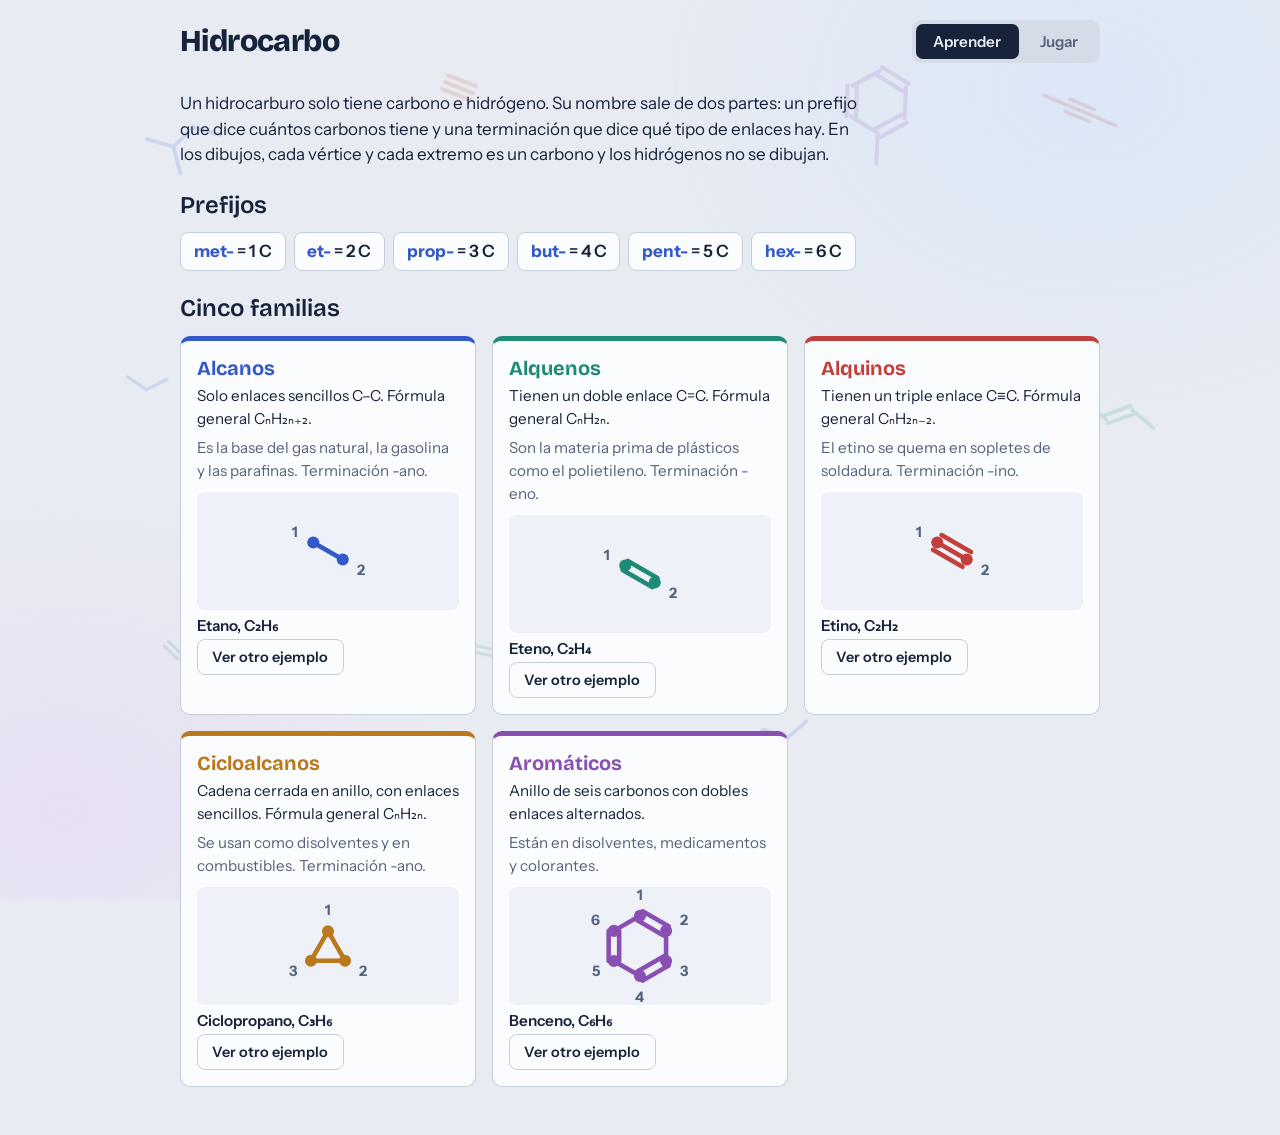
<file: index (2).html>
<!DOCTYPE html>
<html lang="es">
<head>
<meta charset="UTF-8">
<meta name="viewport" content="width=device-width, initial-scale=1">
<title>Hidrocarbo</title>
<link href="https://fonts.googleapis.com/css2?family=Bricolage+Grotesque:wght@600;800&family=Instrument+Sans:wght@400;600&display=swap" rel="stylesheet">
<link rel="stylesheet" href="styles.css">
</head>
<body>
<div class="bg" id="bg" aria-hidden="true"></div>
<header class="bar">
  <h1>Hidrocarbo</h1>
  <nav><button class="tab on" data-tab="learn">Aprender</button><button class="tab" data-tab="play">Jugar</button></nav>
</header>
<main>
<section id="learn">
  <p class="lead">Un hidrocarburo solo tiene carbono e hidrógeno. Su nombre sale de dos partes: un prefijo que dice cuántos carbonos tiene y una terminación que dice qué tipo de enlaces hay. En los dibujos, cada vértice y cada extremo es un carbono y los hidrógenos no se dibujan.</p>
  <h2>Prefijos</h2>
  <ul class="prefixes" id="prefixes"></ul>
  <h2>Cinco familias</h2>
  <div class="cards" id="fams"></div>
</section>

<section id="play" hidden>
  <div id="intro" class="panel">
    <h2>Reto de nomenclatura</h2>
    <ul>
      <li>Son 5 preguntas. En cada una verás la estructura ya dibujada y eliges su nombre.</li>
      <li>Cada acierto suma 10 puntos; con racha de 3 o más suma 15. La pista cuesta 5 puntos.</li>
      <li>Tu nota es sobre 5,0: cada acierto vale 1,0.</li>
      <li>Al final verás las respuestas correctas de todas las preguntas.</li>
    </ul>
    <p class="note">Si dudas, empieza por la pestaña Aprender. Atajos: teclas 1 a 5.</p>
    <button class="btn" id="startBtn">Empezar</button>
  </div>

  <div id="game" hidden>
    <div class="hud">
      <span class="chip" id="count">Pregunta 1 de 5</span>
      <span class="chip" id="streak">Racha 0</span>
      <span class="chip"><strong id="score">0</strong> puntos</span>
    </div>
    <ol class="track" id="track" aria-hidden="true"></ol>
    <div class="play">
      <figure class="stage" id="stage" style="margin:0">
        <svg viewBox="0 0 360 200" role="img" aria-label="Estructura de un hidrocarburo con sus carbonos numerados"><g id="g"></g></svg>
        <figcaption id="clue"></figcaption>
        <div class="toast" id="toast" aria-hidden="true"></div>
      </figure>
      <div>
        <h2 id="q"></h2>
        <div class="options" id="opts"></div>
        <div class="row"><button class="btn ghost" id="hintBtn">Pista (−5)</button><button class="btn" id="next" hidden>Siguiente</button></div>
        <div class="fb" id="fb" role="status"></div>
      </div>
    </div>
  </div>

  <div id="end" class="panel" hidden>
    <h2 id="endTitle"></h2>
    <p class="grade" id="grade"></p>
    <p id="endText"></p>
    <h3>Respuestas correctas</h3>
    <div class="answers" id="answers"></div>
    <p class="sign" id="sign">Te felicita<br><b>@ El profe Harold</b></p>
    <button class="btn" id="again">Jugar otra vez</button>
    <button class="btn ghost" id="toLearn" hidden>Repasar en Aprender</button>
  </div>
</section>
</main>
<div class="fx" id="fx" aria-hidden="true"></div>

<script src="script.js"></script>
</body>
</html>
</file>
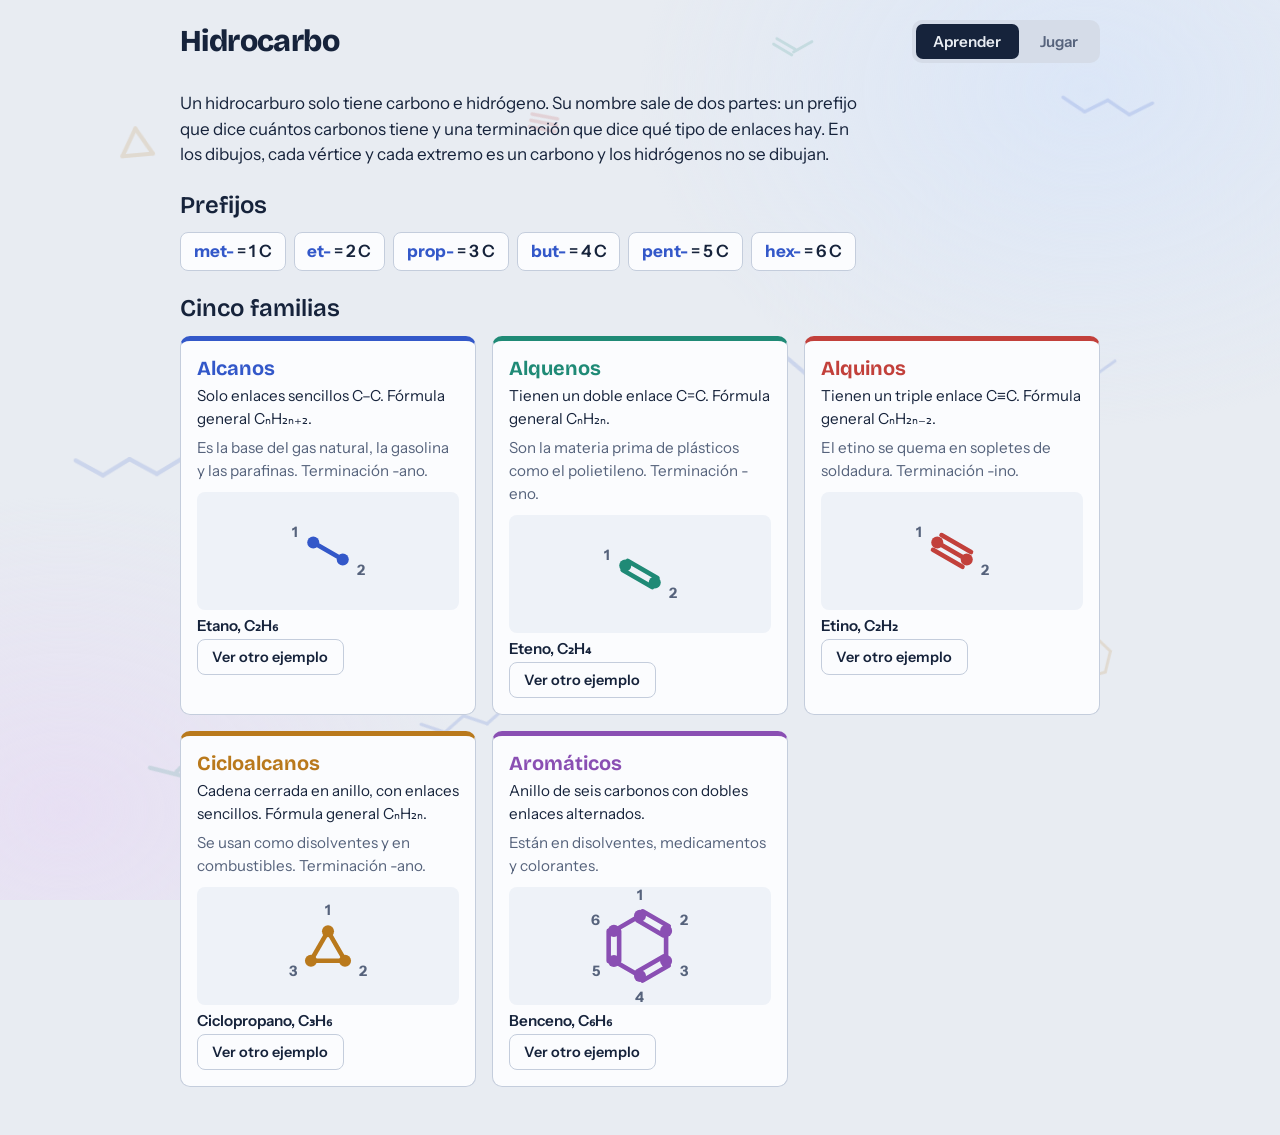
<file: index-hidrocarbo-pro (2).html>
<!DOCTYPE html>
<html lang="es">
<head>
<meta charset="UTF-8">
<meta name="viewport" content="width=device-width, initial-scale=1">
<title>Hidrocarbo</title>
<link href="https://fonts.googleapis.com/css2?family=Bricolage+Grotesque:wght@600;800&family=Instrument+Sans:wght@400;600&display=swap" rel="stylesheet">
<style>
:root{--paper:#e8ecf2;--card:#fbfcfe;--ink:#16233b;--muted:#56637c;--line:#c4cddc;--right:#1f7a4f;--wrong:#b3362f;
--alkane:#3358c9;--alkene:#1f8a76;--alkyne:#c2403b;--cycloalkane:#b9791c;--aromatic:#8a4fb3;
--fd:"Bricolage Grotesque","Trebuchet MS",sans-serif;--fb:"Instrument Sans","Segoe UI",sans-serif}
*{box-sizing:border-box}[hidden]{display:none!important}
body{margin:0;background:var(--paper);color:var(--ink);font:400 1.0625rem/1.5 var(--fb)}
h1,h2,h3{font-family:var(--fd);margin:0;line-height:1.1}
.bar{display:flex;flex-wrap:wrap;gap:.75rem 1.5rem;align-items:center;justify-content:space-between;max-width:60rem;margin:0 auto;padding:1.25rem 1.25rem .75rem}
h1{font-size:1.9rem;font-weight:800;letter-spacing:-.02em}
nav{display:flex;gap:.25rem;background:#d5dce8;padding:.25rem;border-radius:10px}
.tab{font:600 .95rem var(--fb);border:0;background:none;color:var(--muted);padding:.5rem 1.1rem;border-radius:7px;cursor:pointer}
.tab.on{background:var(--ink);color:var(--paper)}
main{max-width:60rem;margin:0 auto;padding:.5rem 1.25rem 3rem}
.btn{font:600 1rem var(--fb);color:var(--paper);background:var(--ink);border:0;border-radius:8px;padding:.8rem 1.4rem;cursor:pointer;transition:transform .15s}
.btn:hover{transform:translateY(-2px)}.btn.ghost{background:none;color:var(--ink);border:1.5px solid var(--line);padding:.5rem .9rem;font-size:.9rem}
.btn:disabled{opacity:.45;cursor:default;transform:none}
:focus-visible{outline:3px solid var(--alkane);outline-offset:2px}
.note{color:var(--muted);font-size:.95rem}
[data-family]{--g:var(--ink)}
[data-family=alkane]{--g:var(--alkane)}[data-family=alkene]{--g:var(--alkene)}[data-family=alkyne]{--g:var(--alkyne)}
[data-family=cycloalkane]{--g:var(--cycloalkane)}[data-family=aromatic]{--g:var(--aromatic)}
.dot{fill:var(--g)}.num{font:700 11px var(--fb);fill:var(--muted);text-anchor:middle;dominant-baseline:central}.num.br{fill:var(--g)}
.bond{stroke:var(--g);stroke-width:3.5;stroke-linecap:round}
svg{display:block;width:100%;height:auto}
/* Fondo químico */
.bg{position:fixed;inset:0;z-index:-1;overflow:hidden;pointer-events:none;
background:radial-gradient(40rem 30rem at 85% 10%,#dbe6f7 0,transparent 70%),radial-gradient(36rem 28rem at 5% 90%,#e7dff3 0,transparent 70%)}
.bg svg{position:absolute;opacity:.16;will-change:transform}
/* Aprender */
.lead{max-width:62ch;margin:.5rem 0 1.5rem}
.cards{display:grid;grid-template-columns:repeat(auto-fill,minmax(17rem,1fr));gap:1rem}
.card{background:var(--card);border:1px solid var(--line);border-top:5px solid var(--g);border-radius:10px;padding:1rem}
.card h3{font-size:1.25rem;color:var(--g);margin-bottom:.25rem}.card p{margin:.4rem 0;font-size:.95rem}
.card .mini{background:#eef2f8;border-radius:8px;margin:.6rem 0 .3rem}
.cap{font-weight:600;font-size:.95rem;min-height:1.5rem}
.prefixes{display:flex;flex-wrap:wrap;gap:.5rem;margin:.75rem 0 1.5rem;padding:0;list-style:none}
.prefixes li{background:var(--card);border:1px solid var(--line);border-radius:8px;padding:.35rem .8rem;font-weight:600}
.prefixes b{color:var(--alkane)}
/* Juego */
.hud{display:flex;flex-wrap:wrap;justify-content:space-between;align-items:center;gap:.75rem 1.5rem;margin:.5rem 0 .75rem}
.hearts{display:flex;gap:.2rem;font-size:1.6rem;color:var(--wrong)}.hearts .lost{color:var(--line)}
.chip{background:var(--card);border:1px solid var(--line);border-radius:999px;padding:.25rem .9rem;font-weight:600;font-size:.95rem}
.chip strong{display:inline-block}
.xp{flex:1;min-width:9rem}.xp div{height:8px;background:var(--line);border-radius:4px;overflow:hidden}
.xp i{display:block;height:100%;width:0;background:var(--alkene);transition:width .5s}
.track{display:grid;grid-template-columns:repeat(5,1fr);gap:3px;list-style:none;padding:0;margin:0 0 1.25rem}
.track li{height:9px;border-radius:2px;background:var(--line)}.track .c{background:var(--right)}.track .w{background:var(--wrong)}.track .n{background:var(--muted)}
.play{display:grid;grid-template-columns:minmax(0,1.1fr) minmax(0,1fr);gap:1.75rem;align-items:start}
.stage{position:relative;padding:1rem;border:1px solid var(--line);border-radius:12px;background-color:var(--card);
background-image:linear-gradient(#e1e7f0 1px,transparent 1px),linear-gradient(90deg,#e1e7f0 1px,transparent 1px);background-size:24px 24px}
.stage figcaption{margin-top:.5rem;font-size:.95rem;color:var(--muted)}
.toast{position:absolute;top:.8rem;left:50%;transform:translateX(-50%);padding:.4rem 1.1rem;border-radius:999px;background:var(--g);color:#fff;font:800 1.2rem var(--fd);white-space:nowrap;opacity:0;pointer-events:none}
.fx{position:fixed;inset:0;z-index:10;overflow:hidden;pointer-events:none}
.cf{position:absolute;border-radius:50%}.cf.hex{border-radius:0;clip-path:polygon(25% 5%,75% 5%,100% 50%,75% 95%,25% 95%,0 50%)}
h2{font-size:1.5rem;font-weight:600;margin:0 0 .9rem}
.options{display:grid;gap:.6rem}
.opt{display:flex;align-items:center;gap:.8rem;width:100%;text-align:left;font:600 1rem var(--fb);color:var(--ink);background:var(--card);border:1.5px solid var(--line);border-radius:8px;padding:.75rem .9rem;cursor:pointer;transition:border-color .15s,transform .15s}
.opt:hover:not(:disabled){border-color:var(--ink);transform:translateX(4px)}.opt:disabled{cursor:default}
.opt .k{flex:none;width:1.6rem;height:1.6rem;display:grid;place-items:center;border:1px solid var(--line);border-radius:4px;font-size:.85rem;color:var(--muted)}
.opt.ok{border-color:var(--right);background:#e3f2ea}.opt.no{border-color:var(--wrong);background:#f7e4e2}
.row{display:flex;gap:.6rem;align-items:center;margin:.9rem 0 .5rem;flex-wrap:wrap}
.fb{min-height:6rem;font-size:.95rem}.fb strong{display:block;font-size:1.05rem}.fb .ok{color:var(--right)}.fb .no{color:var(--wrong)}.fb p{margin:.3rem 0;color:var(--muted)}
.panel{background:var(--card);border:1px solid var(--line);border-radius:12px;padding:1.5rem;max-width:40rem}
.panel ul{padding-left:1.2rem;margin:.75rem 0 1.25rem}
#end{max-width:44rem}
.grade{font:800 clamp(2.2rem,8vw,3.4rem) var(--fd);margin:.4rem 0;color:var(--alkene)}
#end h3{font-size:1.2rem;margin:1.25rem 0 .6rem}
.answers{display:grid;gap:.75rem}
.ans{display:grid;grid-template-columns:11rem 1fr;gap:1rem;align-items:center;border-left:5px solid var(--right);background:#f1f4f9;border-radius:8px;padding:.6rem .9rem .6rem .7rem}
.ans.bad{border-left-color:var(--wrong)}.ans .mini{background:#fff;border-radius:6px}
.ans p{margin:.2rem 0;font-size:.92rem}.ans strong{font-size:1rem}
.grade.low{color:var(--wrong)}
.sign{margin:1.5rem 0 1.25rem;font-size:1.05rem;color:var(--muted)}
.sign b{font:800 1.6rem var(--fd);color:var(--alkane)}
@media(max-width:680px){.play{grid-template-columns:1fr}}
@media(prefers-reduced-motion:reduce){*{transition:none!important}}
</style>
</head>
<body>
<div class="bg" id="bg" aria-hidden="true"></div>
<header class="bar">
  <h1>Hidrocarbo</h1>
  <nav><button class="tab on" data-tab="learn">Aprender</button><button class="tab" data-tab="play">Jugar</button></nav>
</header>
<main>
<section id="learn">
  <p class="lead">Un hidrocarburo solo tiene carbono e hidrógeno. Su nombre sale de dos partes: un prefijo que dice cuántos carbonos tiene y una terminación que dice qué tipo de enlaces hay. En los dibujos, cada vértice y cada extremo es un carbono y los hidrógenos no se dibujan.</p>
  <h2>Prefijos</h2>
  <ul class="prefixes" id="prefixes"></ul>
  <h2>Cinco familias</h2>
  <div class="cards" id="fams"></div>
</section>

<section id="play" hidden>
  <div id="intro" class="panel">
    <h2>Reto de nomenclatura</h2>
    <ul>
      <li>Son 5 preguntas. En cada una verás la estructura ya dibujada y eliges su nombre.</li>
      <li>Cada acierto suma 10 puntos; con racha de 3 o más suma 15. La pista cuesta 5 puntos.</li>
      <li>Tu nota es sobre 5,0: cada acierto vale 1,0.</li>
      <li>Al final verás las respuestas correctas de todas las preguntas.</li>
    </ul>
    <p class="note">Si dudas, empieza por la pestaña Aprender. Atajos: teclas 1 a 5.</p>
    <button class="btn" id="startBtn">Empezar</button>
  </div>

  <div id="game" hidden>
    <div class="hud">
      <span class="chip" id="count">Pregunta 1 de 5</span>
      <span class="chip" id="streak">Racha 0</span>
      <span class="chip"><strong id="score">0</strong> puntos</span>
    </div>
    <ol class="track" id="track" aria-hidden="true"></ol>
    <div class="play">
      <figure class="stage" id="stage" style="margin:0">
        <svg viewBox="0 0 360 200" role="img" aria-label="Estructura de un hidrocarburo con sus carbonos numerados"><g id="g"></g></svg>
        <figcaption id="clue"></figcaption>
        <div class="toast" id="toast" aria-hidden="true"></div>
      </figure>
      <div>
        <h2 id="q"></h2>
        <div class="options" id="opts"></div>
        <div class="row"><button class="btn ghost" id="hintBtn">Pista (−5)</button><button class="btn" id="next" hidden>Siguiente</button></div>
        <div class="fb" id="fb" role="status"></div>
      </div>
    </div>
  </div>

  <div id="end" class="panel" hidden>
    <h2 id="endTitle"></h2>
    <p class="grade" id="grade"></p>
    <p id="endText"></p>
    <h3>Respuestas correctas</h3>
    <div class="answers" id="answers"></div>
    <p class="sign" id="sign">Te felicita<br><b>@ El profe Harold</b></p>
    <button class="btn" id="again">Jugar otra vez</button>
    <button class="btn ghost" id="toLearn" hidden>Repasar en Aprender</button>
  </div>
</section>
</main>
<div class="fx" id="fx" aria-hidden="true"></div>

<script>
"use strict";
/* ---------- Datos ---------- */
const FAM = {
  alkane: {n:"Alcanos", s:"-ano", rule:"Solo enlaces sencillos C–C. Fórmula general CₙH₂ₙ₊₂.", use:"Es la base del gas natural, la gasolina y las parafinas."},
  alkene: {n:"Alquenos", s:"-eno", rule:"Tienen un doble enlace C=C. Fórmula general CₙH₂ₙ.", use:"Son la materia prima de plásticos como el polietileno."},
  alkyne: {n:"Alquinos", s:"-ino", rule:"Tienen un triple enlace C≡C. Fórmula general CₙH₂ₙ₋₂.", use:"El etino se quema en sopletes de soldadura."},
  cycloalkane: {n:"Cicloalcanos", s:"-ano", rule:"Cadena cerrada en anillo, con enlaces sencillos. Fórmula general CₙH₂ₙ.", use:"Se usan como disolventes y en combustibles."},
  aromatic: {n:"Aromáticos", s:"", rule:"Anillo de seis carbonos con dobles enlaces alternados.", use:"Están en disolventes, medicamentos y colorantes."}
};
const PRE = ["","met","et","prop","but","pent","hex"];
const ch = (name,formula,family,bonds,branches=[]) => ({name,formula,family,shape:{type:"chain",bonds,branches}});
const rg = (name,formula,family,n,doubles=[],substituent=null) => ({name,formula,family,shape:{type:"ring",n,doubles,substituent}});
const MOL = [
  ch("Etano","C₂H₆","alkane",[1]), ch("Propano","C₃H₈","alkane",[1,1]), ch("Butano","C₄H₁₀","alkane",[1,1,1]),
  ch("Pentano","C₅H₁₂","alkane",[1,1,1,1]), ch("Hexano","C₆H₁₄","alkane",[1,1,1,1,1]),
  ch("2-Metilpropano","C₄H₁₀","alkane",[1,1],[1]), ch("2-Metilbutano","C₅H₁₂","alkane",[1,1,1],[1]),
  ch("Eteno","C₂H₄","alkene",[2]), ch("Propeno","C₃H₆","alkene",[2,1]), ch("1-Buteno","C₄H₈","alkene",[2,1,1]),
  ch("2-Buteno","C₄H₈","alkene",[1,2,1]),
  Object.assign(ch("1,3-Butadieno","C₄H₆","alkene",[2,1,2]),{note:"Es un dieno: tiene dos dobles enlaces."}),
  ch("Etino","C₂H₂","alkyne",[3]), ch("Propino","C₃H₄","alkyne",[3,1]), ch("1-Butino","C₄H₆","alkyne",[3,1,1]),
  ch("2-Butino","C₄H₆","alkyne",[1,3,1]),
  rg("Ciclopropano","C₃H₆","cycloalkane",3), rg("Ciclohexano","C₆H₁₂","cycloalkane",6),
  rg("Benceno","C₆H₆","aromatic",6,[0,2,4]), rg("Tolueno","C₇H₈","aromatic",6,[0,2,4],3)
];
const POINTS = 10, NS = "http://www.w3.org/2000/svg", RM = matchMedia("(prefers-reduced-motion: reduce)");
const $ = id => document.getElementById(id);
const mainN = sh => sh.type === "ring" ? sh.n : sh.bonds.length + 1;

/* ---------- Utilidades ---------- */
function shuffle(a){const c=[...a];for(let i=c.length-1;i>0;i--){const j=Math.floor(Math.random()*(i+1));[c[i],c[j]]=[c[j],c[i]]}return c}
function el(tag,cls,text){const e=document.createElement(tag);if(cls)e.className=cls;if(text!=null)e.textContent=text;return e}

/* ---------- Geometría y dibujo (enlace = 1 unidad) ---------- */
const dir=(a,b)=>{const x=b.x-a.x,y=b.y-a.y,l=Math.hypot(x,y)||1;return{x:x/l,y:y/l}};
function chain({bonds,branches=[]}){
  const p=[{x:0,y:0}],s=[];let h=Math.PI/6,t=-Math.PI/3;
  bonds.forEach((o,i)=>{const a=p[i],b={x:a.x+Math.cos(h),y:a.y+Math.sin(h)};p.push(b);s.push({a,b,o});
    if(!(o===3||bonds[i+1]===3)){h+=t;t=-t}});          // el triple enlace es lineal
  branches.forEach(i=>{const c=p[i],u=dir(c,p[i-1]),w=dir(c,p[i+1]),d=dir({x:0,y:0},{x:-(u.x+w.x),y:-(u.y+w.y)});
    s.push({a:c,b:{x:c.x+d.x,y:c.y+d.y},o:1,br:1})});
  return s;
}
function ring({n,doubles=[],substituent=null}){
  const r=1/(2*Math.sin(Math.PI/n)),p=Array.from({length:n},(_,i)=>{const t=-Math.PI/2+2*Math.PI*i/n;return{x:r*Math.cos(t),y:r*Math.sin(t)}});
  const s=p.map((a,i)=>({a,b:p[(i+1)%n],o:doubles.includes(i)?2:1}));
  if(substituent!=null){const a=p[substituent],d=dir({x:0,y:0},a);s.push({a,b:{x:a.x+d.x,y:a.y+d.y},o:1,br:1})}
  return s;
}
const OFF={1:[0],2:[-4,4],3:[-6.5,0,6.5]};
function draw(g,shape,W,H,pad,max,anim,atoms){
  const segs=shape.type==="ring"?ring(shape):chain(shape);
  const xs=segs.flatMap(s=>[s.a.x,s.b.x]),ys=segs.flatMap(s=>[s.a.y,s.b.y]);
  const x0=Math.min(...xs),x1=Math.max(...xs),y0=Math.min(...ys),y1=Math.max(...ys);
  const k=Math.min(x1>x0?(W-2*pad)/(x1-x0):Infinity,y1>y0?(H-2*pad)/(y1-y0):Infinity,max);
  const ox=W/2-(x0+x1)/2*k,oy=H/2-(y0+y1)/2*k,lines=[],nodes=new Map();
  const P=q=>({x:q.x*k+ox,y:q.y*k+oy});
  const node=(q,br)=>{const id=q.x.toFixed(2)+","+q.y.toFixed(2);
    if(!nodes.has(id))nodes.set(id,{p:P(q),nb:[],br:false});const n=nodes.get(id);if(br)n.br=true;return n};
  segs.forEach(({a,b,o,br})=>{
    const A=P(a),B=P(b),d=dir(A,B),len=Math.hypot(B.x-A.x,B.y-A.y);
    node(a).nb.push(B);node(b,br).nb.push(A);
    OFF[o].forEach(f=>{
      const l=document.createElementNS(NS,"line");l.setAttribute("class","bond");
      l.setAttribute("x1",A.x-d.y*f);l.setAttribute("y1",A.y+d.x*f);l.setAttribute("x2",B.x-d.y*f);l.setAttribute("y2",B.y+d.x*f);
      if(anim&&!RM.matches)l.animate([{strokeDasharray:len,strokeDashoffset:len},{strokeDasharray:len,strokeDashoffset:0}],
        {duration:420,delay:lines.length*50,fill:"backwards",easing:"ease-out"});
      lines.push(l);
    });
  });
  if(atoms){                                   // un punto por carbono, numerado; los metilos se rotulan CH₃
    let num=0;
    [...nodes.values()].forEach(n=>{
      const dot=document.createElementNS(NS,"circle");dot.setAttribute("class","dot");
      dot.setAttribute("cx",n.p.x);dot.setAttribute("cy",n.p.y);dot.setAttribute("r",4.6);
      let u={x:0,y:0};n.nb.forEach(q=>{const v=dir(n.p,q);u.x-=v.x;u.y-=v.y});
      const l=Math.hypot(u.x,u.y);u=l>.3?{x:u.x/l,y:u.y/l}:{x:0,y:-1};
      const t=document.createElementNS(NS,"text");t.setAttribute("class",n.br?"num br":"num");
      t.setAttribute("x",n.p.x+u.x*16);t.setAttribute("y",n.p.y+u.y*16);t.textContent=n.br?"CH₃":++num;
      if(anim&&!RM.matches)[dot,t].forEach(e=>e.animate([{opacity:0},{opacity:1}],{duration:300,delay:lines.length*50,fill:"backwards"}));
      lines.push(dot,t);
    });
  }
  g.replaceChildren(...lines);
}

/* ---------- Pestaña Aprender ---------- */
function renderLearn(){
  $("prefixes").replaceChildren(...PRE.slice(1).map((p,i)=>{const li=el("li");const b=el("b",null,p+"-");li.append(b," = "+(i+1)+" C");return li}));
  $("fams").replaceChildren(...Object.entries(FAM).map(([k,f])=>{
    const ex=MOL.filter(m=>m.family===k);let n=0;
    const card=el("article","card");card.dataset.family=k;
    const svg=document.createElementNS(NS,"svg");svg.setAttribute("viewBox","0 0 200 90");svg.setAttribute("class","mini");
    const g=document.createElementNS(NS,"g");svg.append(g);
    const cap=el("div","cap"),btn=el("button","btn ghost","Ver otro ejemplo");btn.type="button";
    const show=()=>{const m=ex[n%ex.length];draw(g,m.shape,200,90,22,26,true,true);cap.textContent=`${m.name}, ${m.formula}`};
    btn.onclick=()=>{n++;show()};
    card.append(el("h3",null,f.n),el("p",null,f.rule),el("p","note",f.use+(f.s?` Terminación ${f.s}.`:"")),svg,cap,btn);
    show();return card;
  }));
}

/* ---------- Celebración ---------- */
function toast(text){
  const t=$("toast");t.textContent=text;
  t.animate(RM.matches?[{opacity:0},{opacity:1,offset:.15},{opacity:1,offset:.8},{opacity:0}]:[
    {opacity:0,transform:"translate(-50%,14px) scale(.8)"},{opacity:1,transform:"translate(-50%,0) scale(1.1)",offset:.2},
    {opacity:1,transform:"translate(-50%,0) scale(1)",offset:.75},{opacity:0,transform:"translate(-50%,-10px) scale(1)"}],
    {duration:1700,easing:"ease-out"});
}
function confetti(count){
  const st=getComputedStyle(document.documentElement),cols=Object.keys(FAM).map(f=>st.getPropertyValue("--"+f).trim());
  const r=$("stage").getBoundingClientRect(),vis=r.width>0,cx=vis?r.left+r.width/2:innerWidth/2,cy=vis?r.top+r.height/2:innerHeight/3;
  for(let i=0;i<count;i++){
    const p=el("span",i%3===0?"cf hex":"cf"),sz=8+Math.random()*8;
    p.style.cssText=`width:${sz}px;height:${sz}px;background:${cols[i%cols.length]};left:${cx-sz/2}px;top:${cy-sz/2}px`;
    const a=-Math.PI/2+(Math.random()-.5)*Math.PI*1.3,d=90+Math.random()*150,dx=Math.cos(a)*d,dy=Math.sin(a)*d,sp=(Math.random()-.5)*720;
    p.animate([{transform:"translate(0,0) rotate(0)",opacity:1},{transform:`translate(${dx}px,${dy}px) rotate(${sp/2}deg)`,opacity:1,offset:.45},
      {transform:`translate(${dx*1.15}px,${dy+160}px) rotate(${sp}deg) scale(.6)`,opacity:0}],
      {duration:1100+Math.random()*600,easing:"cubic-bezier(.2,.7,.4,1)"}).onfinish=()=>p.remove();
    $("fx").append(p);
  }
}
const pulse=(node,s)=>node.animate([{transform:"scale(1)"},{transform:`scale(${s})`},{transform:"scale(1)"}],{duration:450,easing:"ease-out"});
function shake(){if(!RM.matches)$("stage").animate([{transform:"translateX(0)"},{transform:"translateX(-9px)"},{transform:"translateX(9px)"},{transform:"translateX(-5px)"},{transform:"translateX(0)"}],{duration:380})}

/* ---------- Juego ---------- */
const S={deck:[],i:0,score:0,streak:0,lives:3,hits:0,miss:[],locked:false,hinted:false,type:"name"};
const PRAISE=["¡Felicidades!","¡Muy bien!","¡Exacto!","¡Así se hace!"];

const TOTAL=5;
function hud(){
  $("count").textContent=`Pregunta ${Math.min(S.i+1,TOTAL)} de ${TOTAL}`;
  $("streak").textContent="Racha "+S.streak;$("score").textContent=S.score;
}
function track(){[...$("track").children].forEach((li,i)=>{li.className=i<S.i?(S.deck[i].ok?"c":"w"):i===S.i?"n":""})}
function choices(m){
  const o=MOL.filter(x=>x!==m),same=shuffle(o.filter(x=>x.family===m.family)).slice(0,2);
  return shuffle([m,...[...same,...shuffle(o.filter(x=>!same.includes(x)))].slice(0,3)]);
}
function startGame(){
  Object.assign(S,{deck:shuffle(MOL).slice(0,TOTAL),i:0,score:0,streak:0,hits:0,log:[],locked:false});
  $("track").replaceChildren(...S.deck.map(()=>el("li")));
  $("intro").hidden=$("end").hidden=true;$("game").hidden=false;ask();
}
function ask(){
  const m=S.deck[S.i];S.locked=false;S.hinted=false;S.type="name";
  $("q").textContent=S.type==="name"?"¿Cómo se llama?":"¿A qué familia pertenece?";
  $("clue").replaceChildren(el("div",null,`Fórmula molecular ${m.formula}`),el("div","note","Cada punto es un carbono y se numera. Los hidrógenos no se dibujan. Una línea es enlace sencillo, dos líneas doble y tres líneas triple. CH₃ marca una ramificación."));$("stage").removeAttribute("data-family");
  draw($("g"),m.shape,360,200,30,50,false,true);
  const list=S.type==="name"?choices(m).map(x=>[x.name,x.name]):Object.keys(FAM).map(k=>[k,FAM[k].n]);
  $("opts").replaceChildren(...list.map(([v,t],i)=>{
    const b=el("button","opt");b.type="button";b.dataset.v=v;b.append(el("span","k",i+1),el("span",null,t));return b}));
  $("fb").replaceChildren();$("next").hidden=true;$("hintBtn").disabled=false;hud();track();
}
function hint(){
  if(S.locked||S.hinted)return;S.hinted=true;S.score=Math.max(0,S.score-5);$("hintBtn").disabled=true;hud();
  const m=S.deck[S.i],n=mainN(m.shape),sh=m.shape,extra=(sh.branches&&sh.branches.length)||sh.substituent!=null;
  const t=S.type==="family"?"Mira los enlaces: ¿todos sencillos, hay uno doble o triple, o hay un anillo?"
    :`${sh.type==="ring"?"El anillo":"La cadena principal"} tiene ${n} carbonos: prefijo "${PRE[n]}-".`+(extra?" Lleva un metilo (CH₃) como ramificación.":"");
  $("fb").replaceChildren(el("p",null,"Pista: "+t));
}
function answer(btn){
  if(S.locked)return;S.locked=true;
  const m=S.deck[S.i],good=S.type==="name"?m.name:m.family,ok=btn.dataset.v===good;m.ok=ok;
  const label=v=>S.type==="name"?v:FAM[v].n;
  S.log.push({m,type:S.type,ok,chosen:label(btn.dataset.v),correct:label(good)});
  $("opts").querySelectorAll(".opt").forEach(b=>{b.disabled=true;if(b.dataset.v===good)b.classList.add("ok");else if(b===btn)b.classList.add("no")});
  $("stage").dataset.family=m.family;
  const n=mainN(m.shape),f=FAM[m.family],v=el("strong",ok?"ok":"no");
  const tip=f.s?`Nombre = prefijo ${m.shape.type==="ring"?"ciclo-":""}${PRE[n]}- (${n} C) + terminación ${f.s}.`:"";
  if(ok){
    S.streak++;S.hits++;const gain=POINTS+(S.streak>=3?5:0);S.score+=gain;
    toast(`${S.streak>=3?`¡Racha de ${S.streak}!`:PRAISE[Math.floor(Math.random()*PRAISE.length)]} +${gain}`);
    pulse($("score"),1.6);if(!RM.matches)confetti(30);v.textContent=`Correcto, +${gain} puntos`;
  }else{
    S.streak=0;shake();v.textContent=`Era ${label(good)}`;
  }
  $("fb").replaceChildren(v,el("p",null,`${m.name}: ${m.formula}. ${f.rule} ${m.note||""}`),...(tip?[el("p",null,tip)]:[]));
  hud();$("track").children[S.i].className=ok?"c":"w";
  const last=S.i===TOTAL-1;
  $("next").textContent=last?"Ver mi nota":"Siguiente pregunta";$("next").hidden=false;$("next").focus();
}
function next(){
  if(S.i===TOTAL-1){finish();return}
  S.i++;ask();
}
function finish(){
  $("game").hidden=true;$("end").hidden=false;
  const msg=["Sigue practicando, cada intento te hace mejorar.","Sigue practicando, cada intento te hace mejorar.","Sigue practicando, cada intento te hace mejorar.",
    "¡Buen trabajo, ya casi lo dominas!","¡Excelente trabajo!","¡Perfecto! Respondiste todo bien."][S.hits];
  const pass=S.hits>=3;
  $("endTitle").textContent=pass?"¡Felicitaciones!":"Sigue practicando";
  $("grade").textContent=`Tu nota: ${S.hits},0 de 5,0`;$("grade").classList.toggle("low",!pass);
  $("endText").textContent=pass?`${msg} Sumaste ${S.score} puntos.`
    :`No alcanzaste la nota mínima (3,0). Repasa la pestaña Aprender y vuelve a intentarlo. Sumaste ${S.score} puntos.`;
  $("sign").hidden=!pass;$("toLearn").hidden=pass;
  $("answers").replaceChildren(...S.log.map((r,i)=>{
    const row=el("article","ans "+(r.ok?"good":"bad"));row.dataset.family=r.m.family;
    const svg=document.createElementNS(NS,"svg"),g=document.createElementNS(NS,"g");
    svg.setAttribute("viewBox","0 0 200 90");svg.setAttribute("class","mini");svg.append(g);draw(g,r.m.shape,200,90,22,26,false,true);
    const info=el("div");
    info.append(el("strong",null,`${i+1}. Respuesta correcta: ${r.correct}`),
      el("p",null,r.ok?"Tu respuesta fue correcta.":`Tu respuesta: ${r.chosen}.`),
      el("p","note",`${r.m.name}, ${r.m.formula}. ${FAM[r.m.family].rule}`));
    row.append(svg,info);return row;
  }));
  if(S.hits>=3&&!RM.matches){confetti(80);setTimeout(()=>confetti(50),450)}
  window.scrollTo({top:0});
}

/* ---------- Eventos ---------- */
document.querySelectorAll(".tab").forEach(t=>t.onclick=()=>{
  document.querySelectorAll(".tab").forEach(x=>x.classList.toggle("on",x===t));
  $("learn").hidden=t.dataset.tab!=="learn";$("play").hidden=t.dataset.tab!=="play";
});
$("startBtn").onclick=$("again").onclick=startGame;
$("toLearn").onclick=()=>document.querySelector("[data-tab=learn]").click();
$("next").onclick=next;$("hintBtn").onclick=hint;
$("opts").onclick=e=>{const b=e.target.closest(".opt");if(b)answer(b)};
document.onkeydown=e=>{
  if($("game").hidden||S.locked)return;
  const n=Number(e.key);if(n>=1)$("opts").children[n-1]?.click();
};
/* ---------- Fondo químico: moléculas que flotan despacio ---------- */
function buildBackground(){
  const cols=4,rows=3,cells=shuffle([...Array(cols*rows).keys()]);
  $("bg").replaceChildren(...cells.map(c=>{
    const m=MOL[Math.floor(Math.random()*MOL.length)],w=150+Math.random()*90;
    const svg=document.createElementNS(NS,"svg"),g=document.createElementNS(NS,"g");
    svg.setAttribute("viewBox","0 0 200 100");svg.dataset.family=m.family;svg.append(g);
    draw(g,m.shape,200,100,10,26,false);
    const x=(c%cols)/cols*100+Math.random()*10,y=Math.floor(c/cols)/rows*100+Math.random()*12;
    svg.style.cssText=`width:${w}px;left:${x}%;top:${y}%;transform:rotate(${Math.random()*40-20}deg)`;
    if(!RM.matches){
      const dy=14+Math.random()*18,r=Math.random()*16-8;
      svg.animate([{transform:`translateY(0) rotate(${-r}deg)`},{transform:`translateY(${dy}px) rotate(${r}deg)`}],
        {duration:9000+Math.random()*9000,direction:"alternate",iterations:Infinity,easing:"ease-in-out"});
    }
    return svg;
  }));
}
buildBackground();
renderLearn();
</script>
</body>
</html>
</file>
<file: styles.css>
:root{--paper:#e8ecf2;--card:#fbfcfe;--ink:#16233b;--muted:#56637c;--line:#c4cddc;--right:#1f7a4f;--wrong:#b3362f;
--alkane:#3358c9;--alkene:#1f8a76;--alkyne:#c2403b;--cycloalkane:#b9791c;--aromatic:#8a4fb3;
--fd:"Bricolage Grotesque","Trebuchet MS",sans-serif;--fb:"Instrument Sans","Segoe UI",sans-serif}
*{box-sizing:border-box}[hidden]{display:none!important}
body{margin:0;background:var(--paper);color:var(--ink);font:400 1.0625rem/1.5 var(--fb)}
h1,h2,h3{font-family:var(--fd);margin:0;line-height:1.1}
.bar{display:flex;flex-wrap:wrap;gap:.75rem 1.5rem;align-items:center;justify-content:space-between;max-width:60rem;margin:0 auto;padding:1.25rem 1.25rem .75rem}
h1{font-size:1.9rem;font-weight:800;letter-spacing:-.02em}
nav{display:flex;gap:.25rem;background:#d5dce8;padding:.25rem;border-radius:10px}
.tab{font:600 .95rem var(--fb);border:0;background:none;color:var(--muted);padding:.5rem 1.1rem;border-radius:7px;cursor:pointer}
.tab.on{background:var(--ink);color:var(--paper)}
main{max-width:60rem;margin:0 auto;padding:.5rem 1.25rem 3rem}
.btn{font:600 1rem var(--fb);color:var(--paper);background:var(--ink);border:0;border-radius:8px;padding:.8rem 1.4rem;cursor:pointer;transition:transform .15s}
.btn:hover{transform:translateY(-2px)}.btn.ghost{background:none;color:var(--ink);border:1.5px solid var(--line);padding:.5rem .9rem;font-size:.9rem}
.btn:disabled{opacity:.45;cursor:default;transform:none}
:focus-visible{outline:3px solid var(--alkane);outline-offset:2px}
.note{color:var(--muted);font-size:.95rem}
[data-family]{--g:var(--ink)}
[data-family=alkane]{--g:var(--alkane)}[data-family=alkene]{--g:var(--alkene)}[data-family=alkyne]{--g:var(--alkyne)}
[data-family=cycloalkane]{--g:var(--cycloalkane)}[data-family=aromatic]{--g:var(--aromatic)}
.dot{fill:var(--g)}.num{font:700 11px var(--fb);fill:var(--muted);text-anchor:middle;dominant-baseline:central}.num.br{fill:var(--g)}
.bond{stroke:var(--g);stroke-width:3.5;stroke-linecap:round}
svg{display:block;width:100%;height:auto}
/* Fondo químico */
.bg{position:fixed;inset:0;z-index:-1;overflow:hidden;pointer-events:none;
background:radial-gradient(40rem 30rem at 85% 10%,#dbe6f7 0,transparent 70%),radial-gradient(36rem 28rem at 5% 90%,#e7dff3 0,transparent 70%)}
.bg svg{position:absolute;opacity:.16;will-change:transform}
/* Aprender */
.lead{max-width:62ch;margin:.5rem 0 1.5rem}
.cards{display:grid;grid-template-columns:repeat(auto-fill,minmax(17rem,1fr));gap:1rem}
.card{background:var(--card);border:1px solid var(--line);border-top:5px solid var(--g);border-radius:10px;padding:1rem}
.card h3{font-size:1.25rem;color:var(--g);margin-bottom:.25rem}.card p{margin:.4rem 0;font-size:.95rem}
.card .mini{background:#eef2f8;border-radius:8px;margin:.6rem 0 .3rem}
.cap{font-weight:600;font-size:.95rem;min-height:1.5rem}
.prefixes{display:flex;flex-wrap:wrap;gap:.5rem;margin:.75rem 0 1.5rem;padding:0;list-style:none}
.prefixes li{background:var(--card);border:1px solid var(--line);border-radius:8px;padding:.35rem .8rem;font-weight:600}
.prefixes b{color:var(--alkane)}
/* Juego */
.hud{display:flex;flex-wrap:wrap;justify-content:space-between;align-items:center;gap:.75rem 1.5rem;margin:.5rem 0 .75rem}
.hearts{display:flex;gap:.2rem;font-size:1.6rem;color:var(--wrong)}.hearts .lost{color:var(--line)}
.chip{background:var(--card);border:1px solid var(--line);border-radius:999px;padding:.25rem .9rem;font-weight:600;font-size:.95rem}
.chip strong{display:inline-block}
.xp{flex:1;min-width:9rem}.xp div{height:8px;background:var(--line);border-radius:4px;overflow:hidden}
.xp i{display:block;height:100%;width:0;background:var(--alkene);transition:width .5s}
.track{display:grid;grid-template-columns:repeat(5,1fr);gap:3px;list-style:none;padding:0;margin:0 0 1.25rem}
.track li{height:9px;border-radius:2px;background:var(--line)}.track .c{background:var(--right)}.track .w{background:var(--wrong)}.track .n{background:var(--muted)}
.play{display:grid;grid-template-columns:minmax(0,1.1fr) minmax(0,1fr);gap:1.75rem;align-items:start}
.stage{position:relative;padding:1rem;border:1px solid var(--line);border-radius:12px;background-color:var(--card);
background-image:linear-gradient(#e1e7f0 1px,transparent 1px),linear-gradient(90deg,#e1e7f0 1px,transparent 1px);background-size:24px 24px}
.stage figcaption{margin-top:.5rem;font-size:.95rem;color:var(--muted)}
.toast{position:absolute;top:.8rem;left:50%;transform:translateX(-50%);padding:.4rem 1.1rem;border-radius:999px;background:var(--g);color:#fff;font:800 1.2rem var(--fd);white-space:nowrap;opacity:0;pointer-events:none}
.fx{position:fixed;inset:0;z-index:10;overflow:hidden;pointer-events:none}
.cf{position:absolute;border-radius:50%}.cf.hex{border-radius:0;clip-path:polygon(25% 5%,75% 5%,100% 50%,75% 95%,25% 95%,0 50%)}
h2{font-size:1.5rem;font-weight:600;margin:0 0 .9rem}
.options{display:grid;gap:.6rem}
.opt{display:flex;align-items:center;gap:.8rem;width:100%;text-align:left;font:600 1rem var(--fb);color:var(--ink);background:var(--card);border:1.5px solid var(--line);border-radius:8px;padding:.75rem .9rem;cursor:pointer;transition:border-color .15s,transform .15s}
.opt:hover:not(:disabled){border-color:var(--ink);transform:translateX(4px)}.opt:disabled{cursor:default}
.opt .k{flex:none;width:1.6rem;height:1.6rem;display:grid;place-items:center;border:1px solid var(--line);border-radius:4px;font-size:.85rem;color:var(--muted)}
.opt.ok{border-color:var(--right);background:#e3f2ea}.opt.no{border-color:var(--wrong);background:#f7e4e2}
.row{display:flex;gap:.6rem;align-items:center;margin:.9rem 0 .5rem;flex-wrap:wrap}
.fb{min-height:6rem;font-size:.95rem}.fb strong{display:block;font-size:1.05rem}.fb .ok{color:var(--right)}.fb .no{color:var(--wrong)}.fb p{margin:.3rem 0;color:var(--muted)}
.panel{background:var(--card);border:1px solid var(--line);border-radius:12px;padding:1.5rem;max-width:40rem}
.panel ul{padding-left:1.2rem;margin:.75rem 0 1.25rem}
#end{max-width:44rem}
.grade{font:800 clamp(2.2rem,8vw,3.4rem) var(--fd);margin:.4rem 0;color:var(--alkene)}
#end h3{font-size:1.2rem;margin:1.25rem 0 .6rem}
.answers{display:grid;gap:.75rem}
.ans{display:grid;grid-template-columns:11rem 1fr;gap:1rem;align-items:center;border-left:5px solid var(--right);background:#f1f4f9;border-radius:8px;padding:.6rem .9rem .6rem .7rem}
.ans.bad{border-left-color:var(--wrong)}.ans .mini{background:#fff;border-radius:6px}
.ans p{margin:.2rem 0;font-size:.92rem}.ans strong{font-size:1rem}
.grade.low{color:var(--wrong)}
.sign{margin:1.5rem 0 1.25rem;font-size:1.05rem;color:var(--muted)}
.sign b{font:800 1.6rem var(--fd);color:var(--alkane)}
@media(max-width:680px){.play{grid-template-columns:1fr}}
@media(prefers-reduced-motion:reduce){*{transition:none!important}}
</file>
